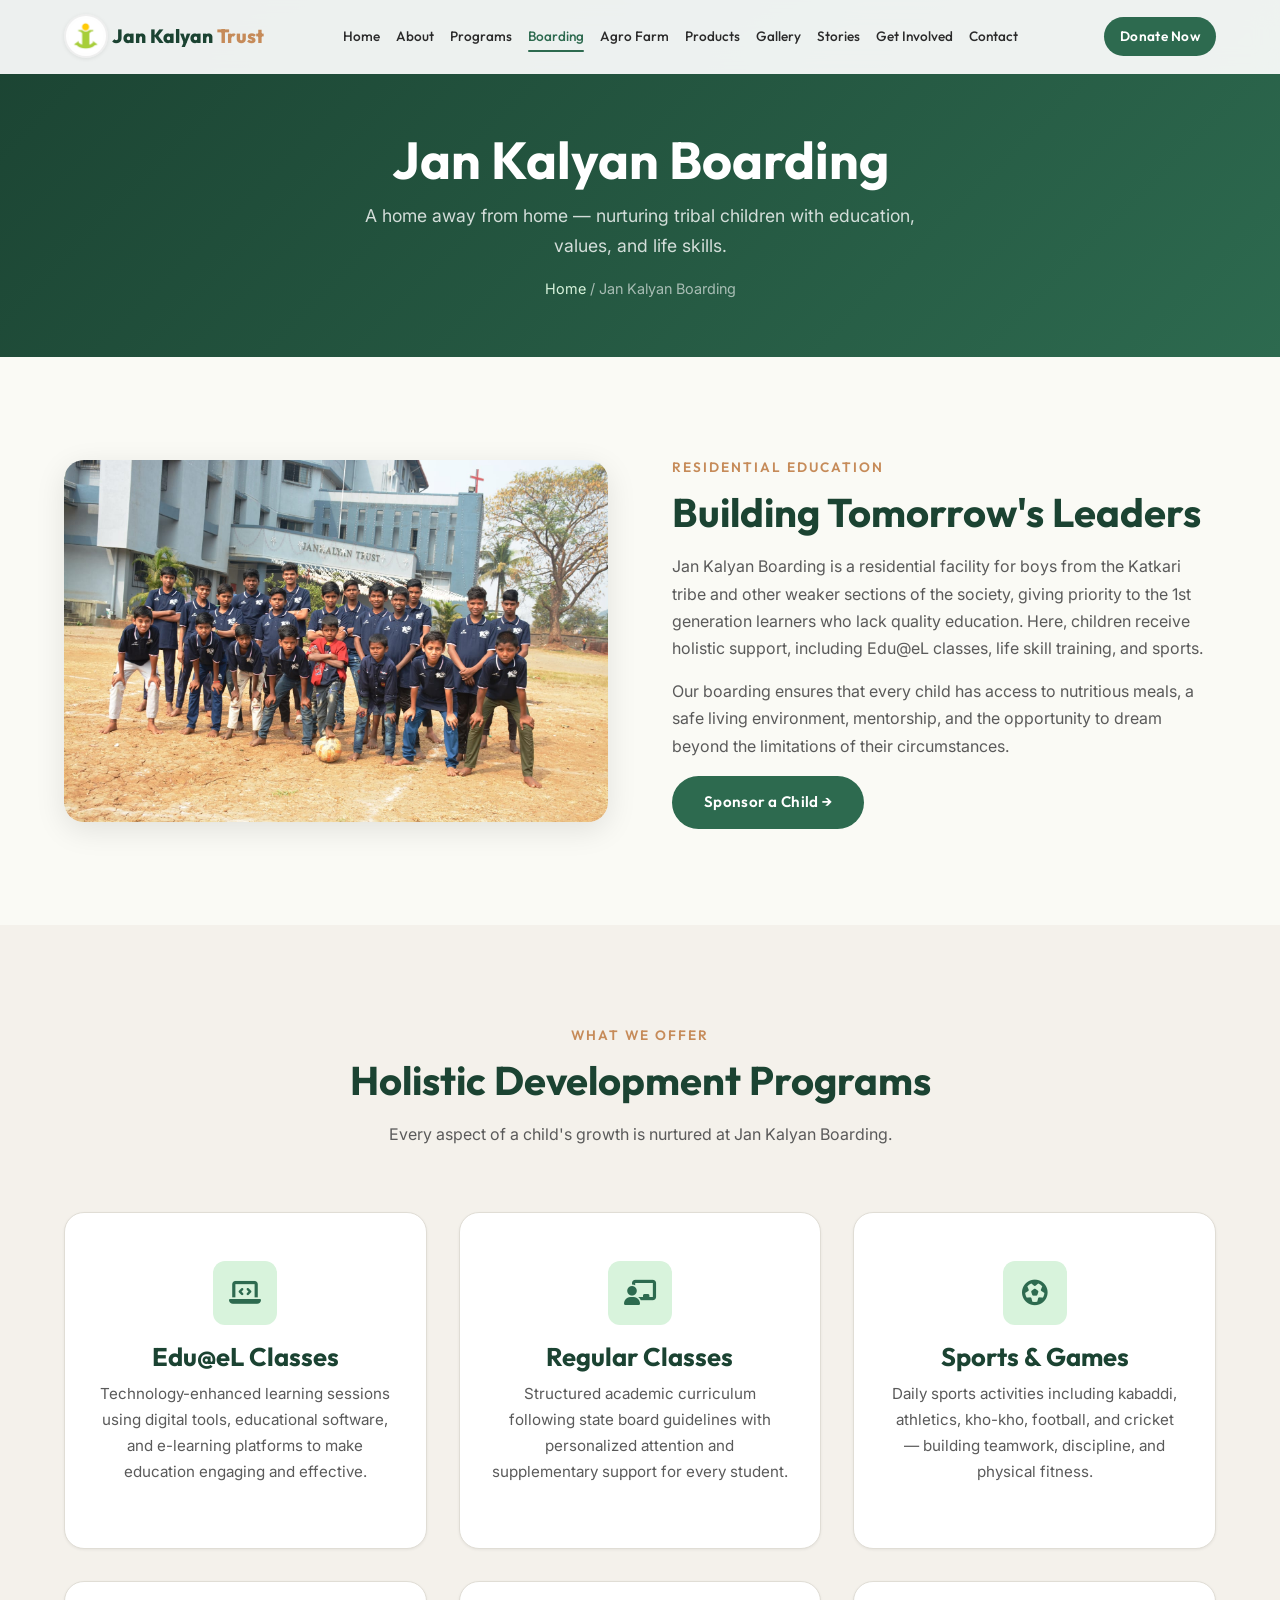
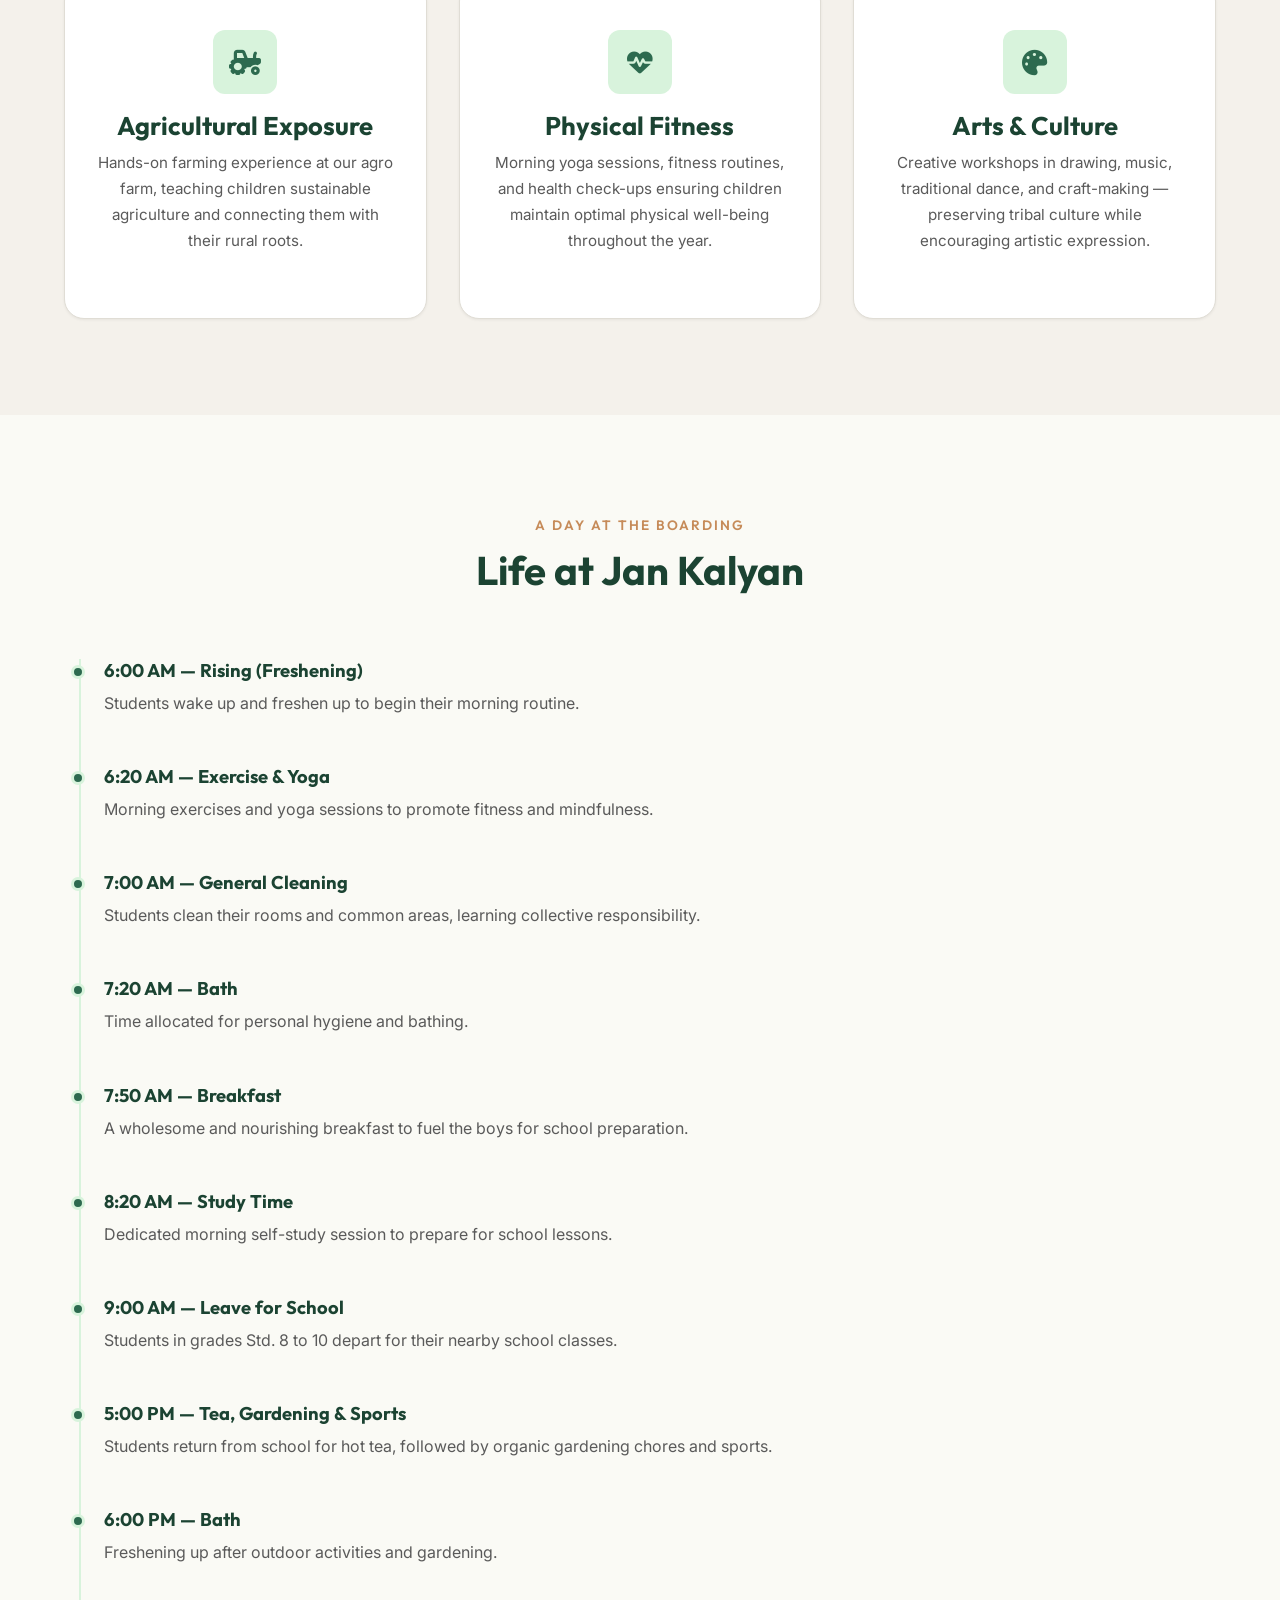
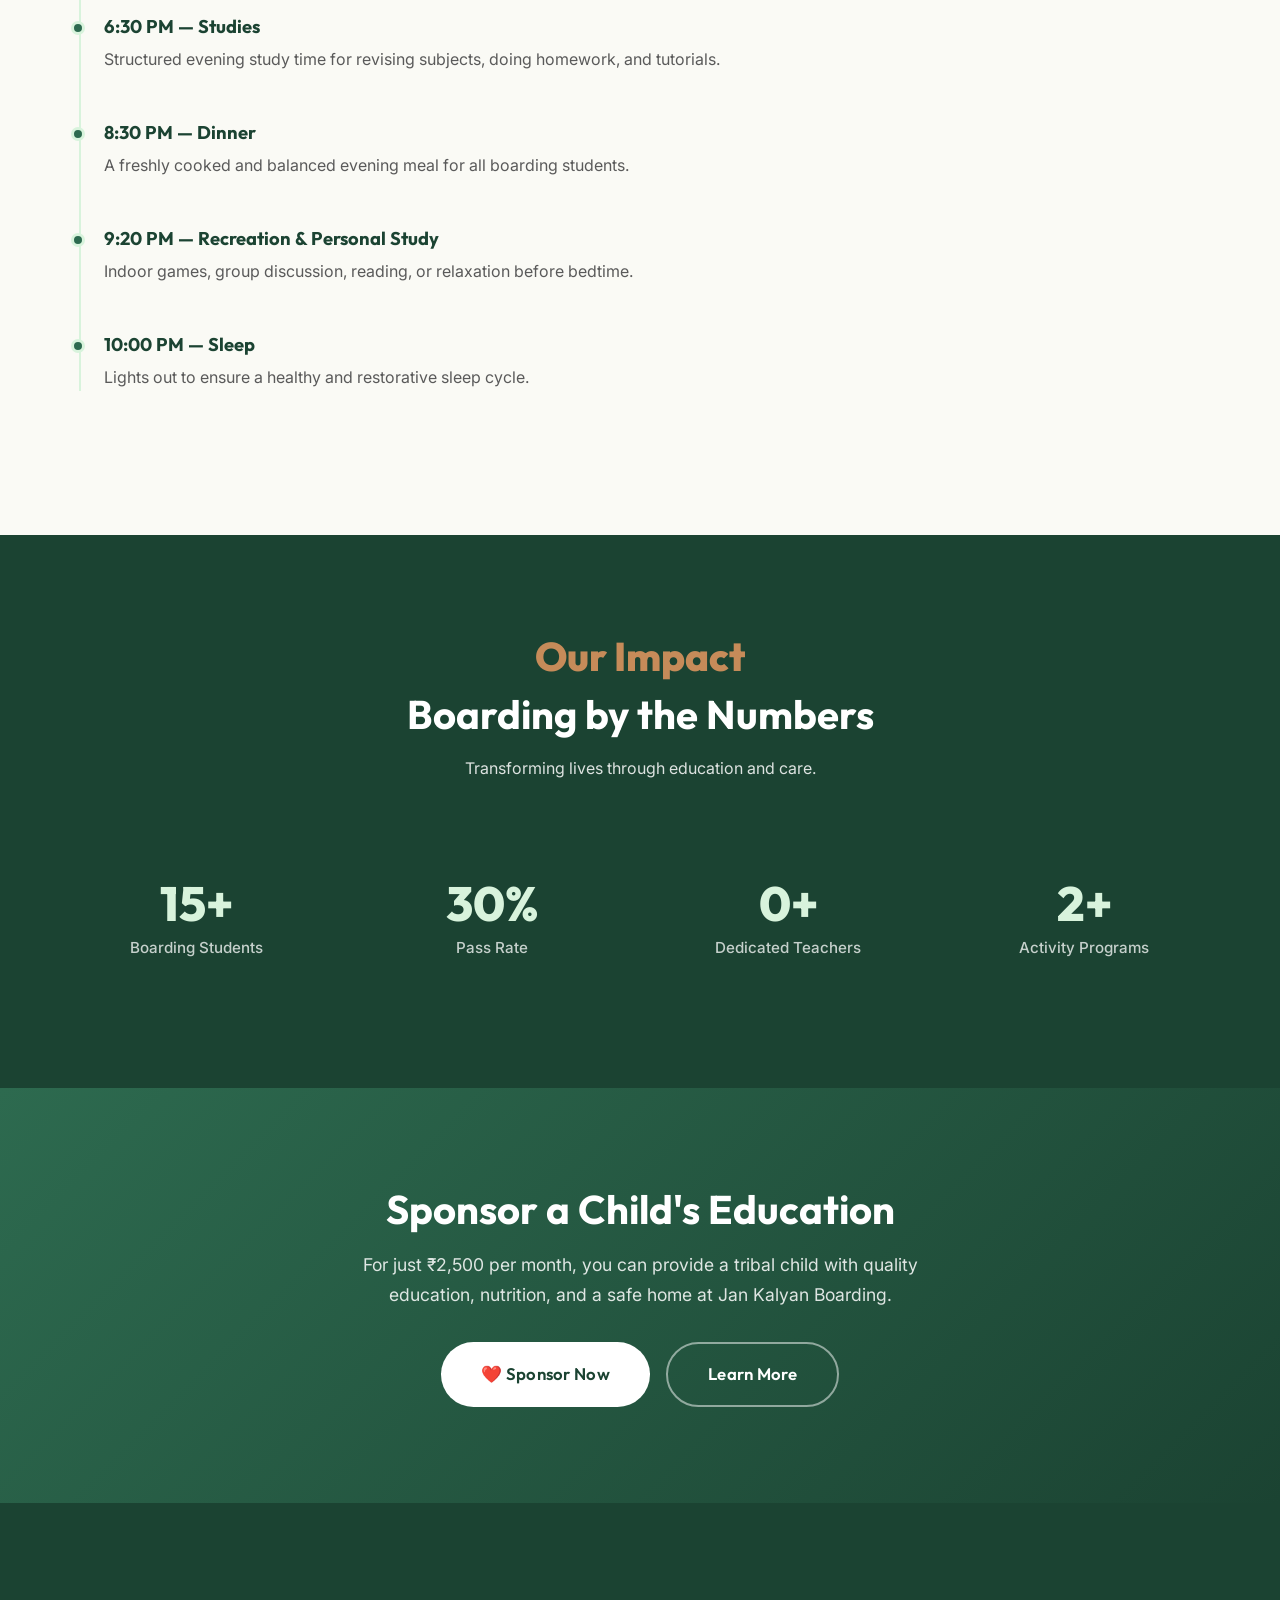
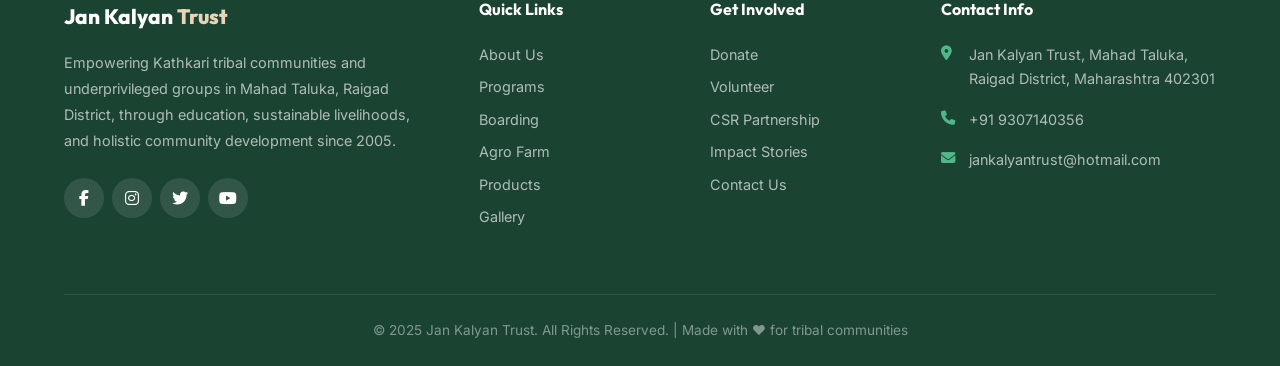
<file: boarding.html>
﻿<!DOCTYPE html>
<html lang="en">

<head>
  <meta charset="UTF-8">
  <meta name="viewport" content="width=device-width, initial-scale=1.0">
  <meta name="description"
    content="Jan Kalyan Boarding provides tribal children with quality residential education, sports, agricultural exposure, and holistic development.">
  <title>Jan Kalyan Boarding | Jan Kalyan Trust</title>
  <link rel="stylesheet" href="css/style.css">
  <link rel="stylesheet" href="https://cdnjs.cloudflare.com/ajax/libs/font-awesome/6.5.0/css/all.min.css">
</head>

<body>

  <!-- Navbar -->
  <nav class="navbar" id="navbar">
    <div class="container navbar__inner">
      <a href="index.html" class="navbar__logo"><img src="Res/Trust Logo white bg.PNG" alt="Jan Kalyan Trust" class="navbar__logo-img">Jan Kalyan <span>Trust</span></a>
      <div class="navbar__links">
        <a href="index.html">Home</a><a href="about.html">About</a><a href="programs.html">Programs</a>
        <a href="boarding.html">Boarding</a><a href="agrofarm.html">Agro Farm</a><a href="products.html">Products</a>
        <a href="gallery.html">Gallery</a><a href="stories.html">Stories</a><a href="getinvolved.html">Get Involved</a>
        <a href="contact.html">Contact</a>
      </div>
      <a href="getinvolved.html" class="btn btn--primary btn--sm navbar__cta">Donate Now</a>
      <div class="hamburger" aria-label="Menu"><span></span><span></span><span></span></div>
    </div>
  </nav>
  <div class="mobile-overlay"></div>
  <div class="mobile-nav">
    <a href="index.html">Home</a><a href="about.html">About</a><a href="programs.html">Programs</a>
    <a href="boarding.html">Boarding</a><a href="agrofarm.html">Agro Farm</a><a href="products.html">Products</a>
    <a href="gallery.html">Gallery</a><a href="stories.html">Stories</a><a href="getinvolved.html">Get Involved</a>
    <a href="contact.html">Contact</a>
    <a href="getinvolved.html" class="btn btn--primary" style="margin-top:0.5rem;">Donate Now</a>
  </div>

  <!-- Page Header -->
  <section class="page-header">
    <div class="container">
      <h1>Jan Kalyan Boarding</h1>
      <p>A home away from home — nurturing tribal children with education, values, and life skills.</p>
      <div class="breadcrumb"><a href="index.html">Home</a> / Jan Kalyan Boarding</div>
    </div>
  </section>

  <!-- Overview -->
  <section class="section">
    <div class="container two-col reveal">
      <div class="two-col__img">
        <img src="./Res/Jan Kalyan hostel/3.jpeg" alt="Boarding school students">
      </div>
      <div class="two-col__content">
        <span class="section-label">Residential Education</span>
        <h2>Building Tomorrow's Leaders</h2>
        <p>
          Jan Kalyan Boarding is a residential facility for boys from the Katkari tribe and other weaker sections of the society, giving priority to the 1st generation learners who lack quality education. Here, children receive holistic support, including Edu@eL classes, life skill training, and sports.
        </p>
        <p>
          Our boarding ensures that every child has access to nutritious meals, a safe living environment,
          mentorship, and the opportunity to dream beyond the limitations of their circumstances.
        </p>
        <a href="getinvolved.html" class="btn btn--primary">Sponsor a Child →</a>
      </div>
    </div>
  </section>

  <!-- Programs at the Boarding -->
  <section class="section section--alt">
    <div class="container">
      <div class="section-header reveal">
        <span class="section-label">What We Offer</span>
        <h2>Holistic Development Programs</h2>
        <p>Every aspect of a child's growth is nurtured at Jan Kalyan Boarding.</p>
      </div>
      <div class="grid-3 reveal">
        <div class="card initiative-card">
          <div class="card__icon"><i class="fas fa-laptop-code"></i></div>
          <h3 class="card__title">Edu@eL Classes</h3>
          <p class="card__text">Technology-enhanced learning sessions using digital tools, educational software, and
            e-learning platforms to make education engaging and effective.</p>
        </div>
        <div class="card initiative-card">
          <div class="card__icon"><i class="fas fa-chalkboard-teacher"></i></div>
          <h3 class="card__title">Regular Classes</h3>
          <p class="card__text">Structured academic curriculum following state board guidelines with personalized
            attention and supplementary support for every student.</p>
        </div>
        <div class="card initiative-card">
          <div class="card__icon"><i class="fas fa-futbol"></i></div>
          <h3 class="card__title">Sports & Games</h3>
          <p class="card__text">Daily sports activities including kabaddi, athletics, kho-kho, football, and cricket —
            building teamwork, discipline, and physical fitness.</p>
        </div>
        <div class="card initiative-card">
          <div class="card__icon"><i class="fas fa-tractor"></i></div>
          <h3 class="card__title">Agricultural Exposure</h3>
          <p class="card__text">Hands-on farming experience at our agro farm, teaching children sustainable agriculture
            and connecting them with their rural roots.</p>
        </div>
        <div class="card initiative-card">
          <div class="card__icon"><i class="fas fa-heartbeat"></i></div>
          <h3 class="card__title">Physical Fitness</h3>
          <p class="card__text">Morning yoga sessions, fitness routines, and health check-ups ensuring children maintain
            optimal physical well-being throughout the year.</p>
        </div>
        <div class="card initiative-card">
          <div class="card__icon"><i class="fas fa-palette"></i></div>
          <h3 class="card__title">Arts & Culture</h3>
          <p class="card__text">Creative workshops in drawing, music, traditional dance, and craft-making — preserving
            tribal culture while encouraging artistic expression.</p>
        </div>
      </div>
    </div>
  </section>

  <!-- Daily Life -->
  <section class="section">
    <div class="container">
      <div class="section-header reveal">
        <span class="section-label">A Day at the Boarding</span>
        <h2>Life at Jan Kalyan</h2>
      </div>
      <div class="container--narrow">
        <div class="timeline reveal">
          <div class="timeline__item">
            <h4 class="timeline__title">6:00 AM — Rising (Freshening)</h4>
            <p>Students wake up and freshen up to begin their morning routine.</p>
          </div>
          <div class="timeline__item">
            <h4 class="timeline__title">6:20 AM — Exercise & Yoga</h4>
            <p>Morning exercises and yoga sessions to promote fitness and mindfulness.</p>
          </div>
          <div class="timeline__item">
            <h4 class="timeline__title">7:00 AM — General Cleaning</h4>
            <p>Students clean their rooms and common areas, learning collective responsibility.</p>
          </div>
          <div class="timeline__item">
            <h4 class="timeline__title">7:20 AM — Bath</h4>
            <p>Time allocated for personal hygiene and bathing.</p>
          </div>
          <div class="timeline__item">
            <h4 class="timeline__title">7:50 AM — Breakfast</h4>
            <p>A wholesome and nourishing breakfast to fuel the boys for school preparation.</p>
          </div>
          <div class="timeline__item">
            <h4 class="timeline__title">8:20 AM — Study Time</h4>
            <p>Dedicated morning self-study session to prepare for school lessons.</p>
          </div>
          <div class="timeline__item">
            <h4 class="timeline__title">9:00 AM — Leave for School</h4>
            <p>Students in grades Std. 8 to 10 depart for their nearby school classes.</p>
          </div>
          <div class="timeline__item">
            <h4 class="timeline__title">5:00 PM — Tea, Gardening & Sports</h4>
            <p>Students return from school for hot tea, followed by organic gardening chores and sports.</p>
          </div>
          <div class="timeline__item">
            <h4 class="timeline__title">6:00 PM — Bath</h4>
            <p>Freshening up after outdoor activities and gardening.</p>
          </div>
          <div class="timeline__item">
            <h4 class="timeline__title">6:30 PM — Studies</h4>
            <p>Structured evening study time for revising subjects, doing homework, and tutorials.</p>
          </div>
          <div class="timeline__item">
            <h4 class="timeline__title">8:30 PM — Dinner</h4>
            <p>A freshly cooked and balanced evening meal for all boarding students.</p>
          </div>
          <div class="timeline__item">
            <h4 class="timeline__title">9:20 PM — Recreation & Personal Study</h4>
            <p>Indoor games, group discussion, reading, or relaxation before bedtime.</p>
          </div>
          <div class="timeline__item">
            <h4 class="timeline__title">10:00 PM — Sleep</h4>
            <p>Lights out to ensure a healthy and restorative sleep cycle.</p>
          </div>
        </div>
      </div>
    </div>
  </section>

  <!-- Impact Stats -->
  <section class="section section--green">
    <div class="container">
      <div class="section-header reveal">
        <h1 class="stats-header">Our Impact</h1>
        <h2>Boarding by the Numbers</h2>
        <p>Transforming lives through education and care.</p>
      </div>
      <div class="stats reveal">
        <div class="stat">
          <div class="stat__number" data-count="50" data-suffix="+">0</div>
          <div class="stat__label">Boarding Students</div>
        </div>
        <div class="stat">
          <div class="stat__number" data-count="100" data-suffix="%">0</div>
          <div class="stat__label">Pass Rate</div>
        </div>
        <div class="stat">
          <div class="stat__number" data-count="3" data-suffix="+">0</div>
          <div class="stat__label">Dedicated Teachers</div>
        </div>
        <div class="stat">
          <div class="stat__number" data-count="10" data-suffix="+">0</div>
          <div class="stat__label">Activity Programs</div>
        </div>
      </div>
    </div>
  </section>

  <!-- CTA -->
  <section class="cta-banner">
    <div class="container reveal">
      <h2>Sponsor a Child's Education</h2>
      <p>For just ₹2,500 per month, you can provide a tribal child with quality education, nutrition, and a safe home at
        Jan Kalyan Boarding.</p>
      <div class="cta-banner__actions">
        <a href="getinvolved.html" class="btn btn--white btn--lg">❤️ Sponsor Now</a>
        <a href="contact.html" class="btn btn--outline btn--lg"
          style="border-color:rgba(255,255,255,0.5);color:#fff;">Learn More</a>
      </div>
    </div>
  </section>

  <!-- Footer -->
  <footer class="footer">
    <div class="container">
      <div class="footer__grid">
        <div>
          <div class="footer__brand">Jan Kalyan <span>Trust</span></div>
          <p class="footer__desc">Empowering Kathkari tribal communities and underprivileged groups in Mahad Taluka,
            Raigad District, through education, sustainable livelihoods, and holistic community development since 2005.
          </p>
          <div class="footer__social">
            <a href="#" aria-label="Facebook"><i class="fab fa-facebook-f"></i></a><a href="#" aria-label="Instagram"><i
                class="fab fa-instagram"></i></a>
            <a href="#" aria-label="Twitter"><i class="fab fa-twitter"></i></a><a href="#" aria-label="YouTube"><i
                class="fab fa-youtube"></i></a>
          </div>
        </div>
        <div>
          <h4>Quick Links</h4>
          <div class="footer__links"><a href="about.html">About Us</a><a href="programs.html">Programs</a><a
              href="boarding.html">Boarding</a><a href="agrofarm.html">Agro Farm</a><a
              href="products.html">Products</a><a href="gallery.html">Gallery</a></div>
        </div>
        <div>
          <h4>Get Involved</h4>
          <div class="footer__links"><a href="getinvolved.html">Donate</a><a
              href="getinvolved.html#volunteer">Volunteer</a><a href="getinvolved.html#csr">CSR Partnership</a><a
              href="stories.html">Impact Stories</a><a href="contact.html">Contact Us</a></div>
        </div>
        <div>
          <h4>Contact Info</h4>
          <div class="footer__contact-item"><i class="fas fa-map-marker-alt"></i><span>Jan Kalyan Trust, Mahad Taluka,
              Raigad District, Maharashtra 402301</span></div>
          <div class="footer__contact-item"><i class="fas fa-phone"></i><span>+91 9307140356</span></div>
          <div class="footer__contact-item"><i class="fas fa-envelope"></i><span>jankalyantrust@hotmail.com</span></div>
        </div>
      </div>
      <div class="footer__bottom">&copy; 2025 Jan Kalyan Trust. All Rights Reserved. | Made with ❤️ for tribal
        communities</div>
    </div>
  </footer>

  <button class="back-to-top" aria-label="Back to top"><i class="fas fa-arrow-up"></i></button>
  <script src="js/main.js"></script>
</body>

</html>
</file>
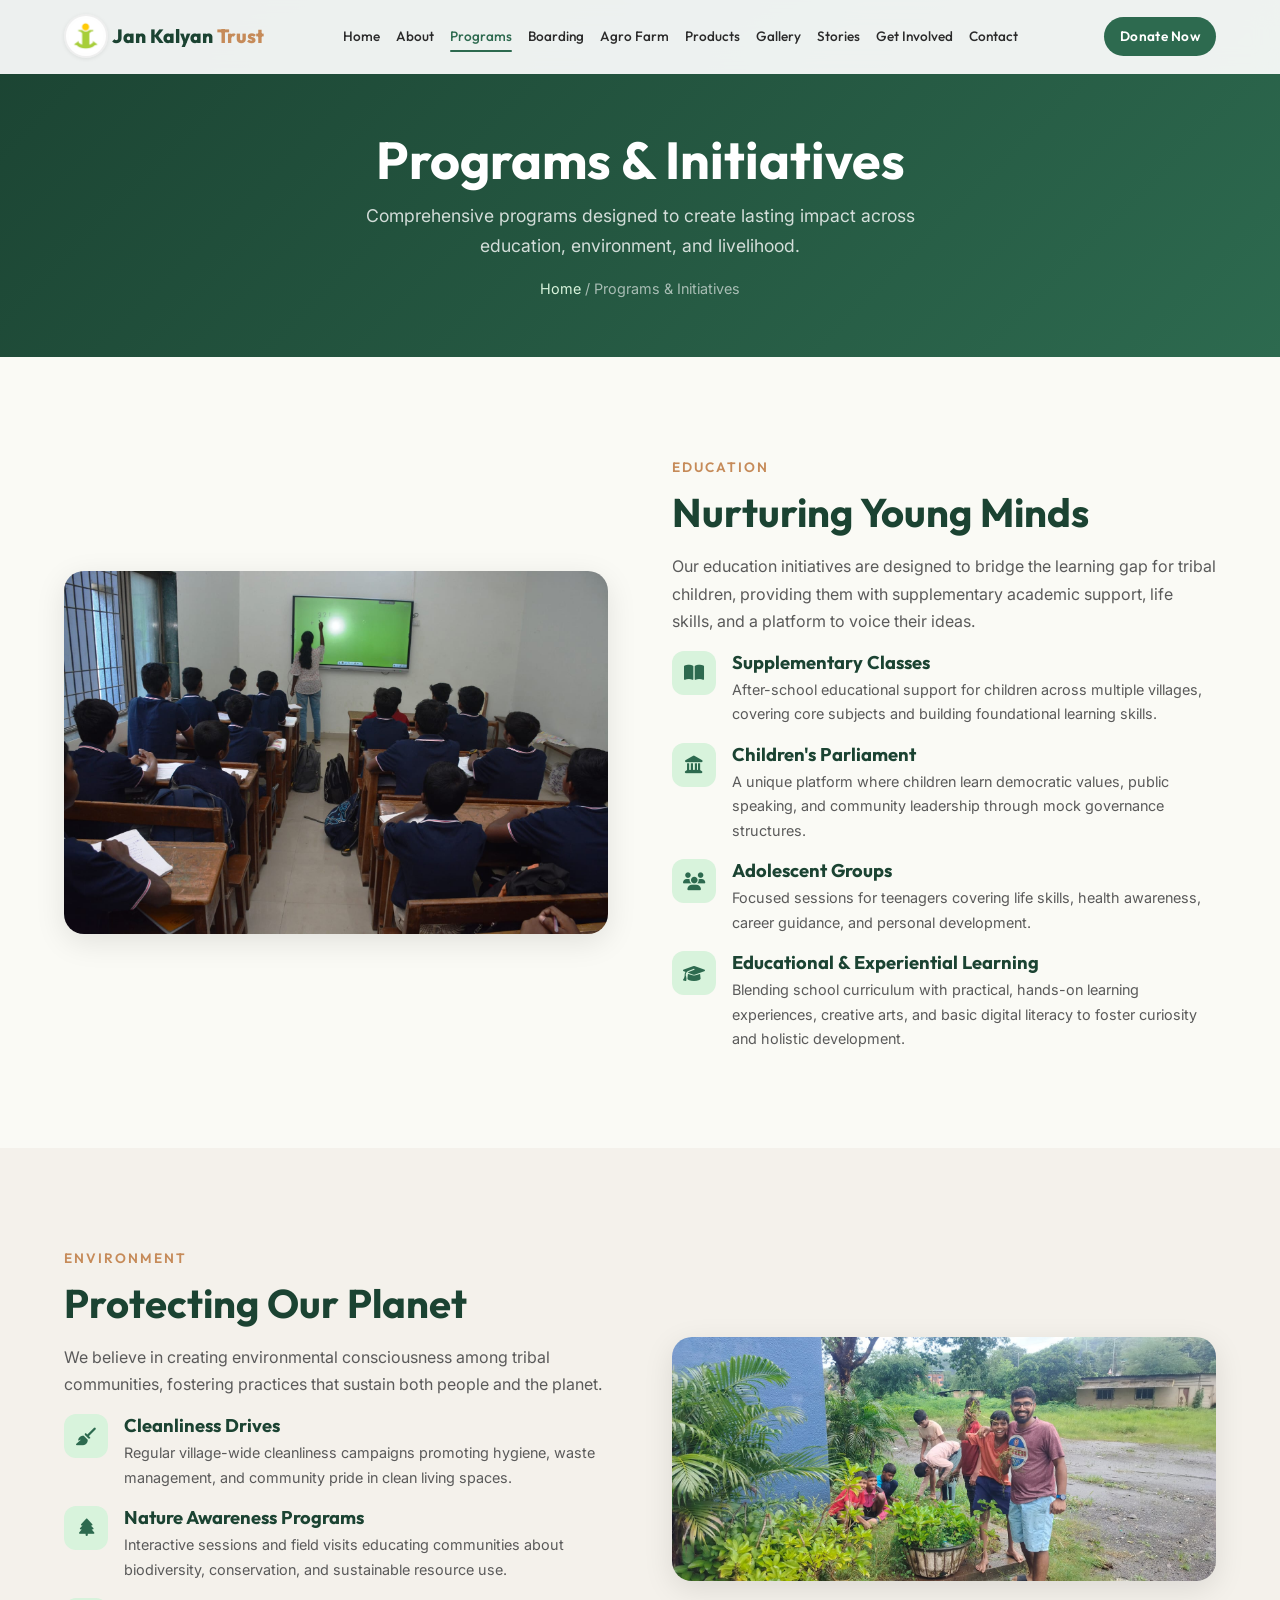
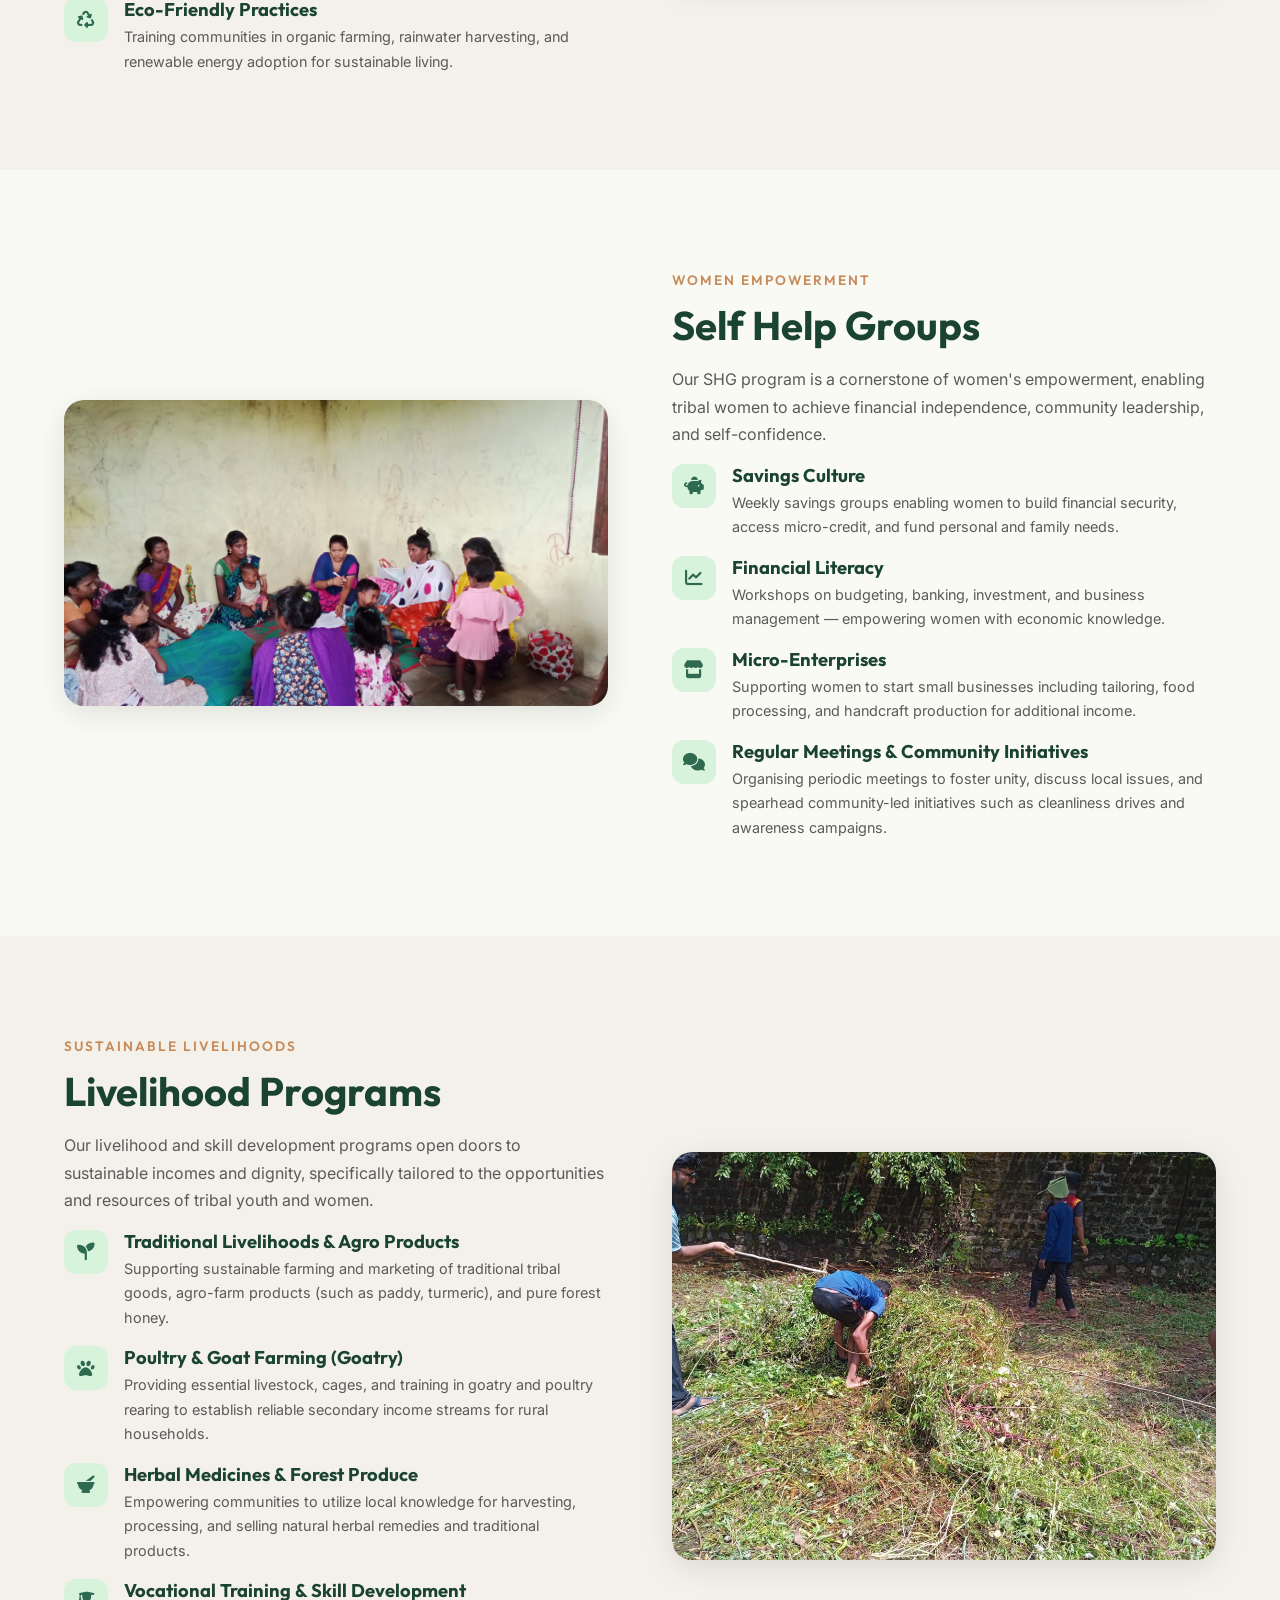
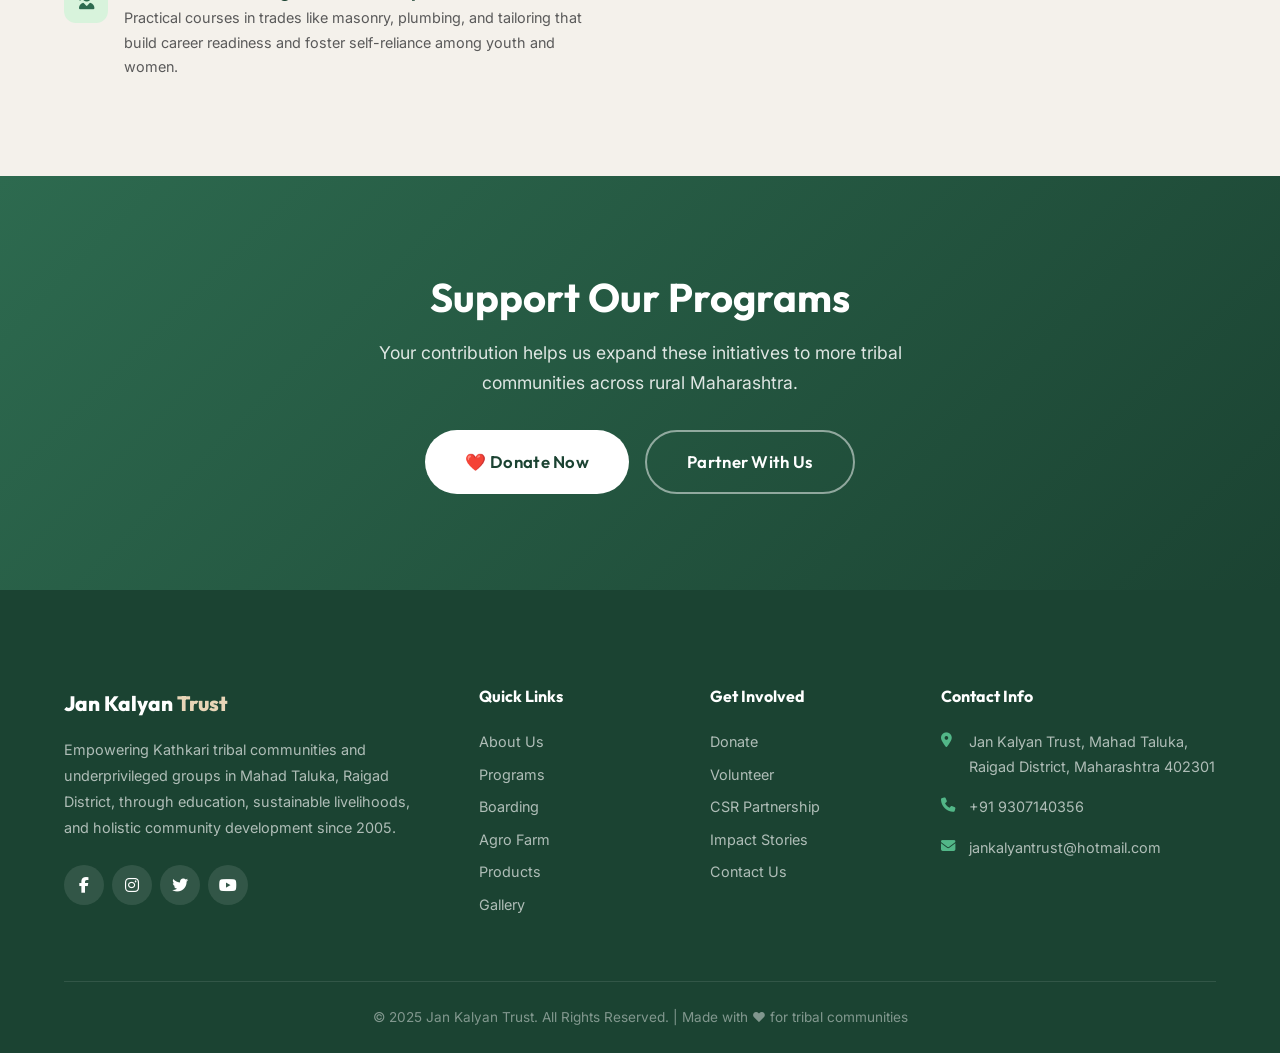
<file: programs.html>
﻿<!DOCTYPE html>
<html lang="en">

<head>
  <meta charset="UTF-8">
  <meta name="viewport" content="width=device-width, initial-scale=1.0">
  <meta name="description"
    content="Explore Jan Kalyan Trust's programs in education, environment, self help groups, and livelihood development for tribal communities.">
  <title>Programs & Initiatives | Jan Kalyan Trust</title>
  <link rel="stylesheet" href="css/style.css">
  <link rel="stylesheet" href="https://cdnjs.cloudflare.com/ajax/libs/font-awesome/6.5.0/css/all.min.css">
</head>

<body>

  <!-- Navbar -->
  <nav class="navbar" id="navbar">
    <div class="container navbar__inner">
      <a href="index.html" class="navbar__logo"><img src="Res/Trust Logo white bg.PNG" alt="Jan Kalyan Trust" class="navbar__logo-img">Jan Kalyan <span>Trust</span></a>
      <div class="navbar__links">
        <a href="index.html">Home</a><a href="about.html">About</a><a href="programs.html">Programs</a>
        <a href="boarding.html">Boarding</a><a href="agrofarm.html">Agro Farm</a><a href="products.html">Products</a>
        <a href="gallery.html">Gallery</a><a href="stories.html">Stories</a><a href="getinvolved.html">Get Involved</a>
        <a href="contact.html">Contact</a>
      </div>
      <a href="getinvolved.html" class="btn btn--primary btn--sm navbar__cta">Donate Now</a>
      <div class="hamburger" aria-label="Menu"><span></span><span></span><span></span></div>
    </div>
  </nav>
  <div class="mobile-overlay"></div>
  <div class="mobile-nav">
    <a href="index.html">Home</a><a href="about.html">About</a><a href="programs.html">Programs</a>
    <a href="boarding.html">Boarding</a><a href="agrofarm.html">Agro Farm</a><a href="products.html">Products</a>
    <a href="gallery.html">Gallery</a><a href="stories.html">Stories</a><a href="getinvolved.html">Get Involved</a>
    <a href="contact.html">Contact</a>
    <a href="getinvolved.html" class="btn btn--primary" style="margin-top:0.5rem;">Donate Now</a>
  </div>

  <!-- Page Header -->
  <section class="page-header">
    <div class="container">
      <h1>Programs & Initiatives</h1>
      <p>Comprehensive programs designed to create lasting impact across education, environment, and livelihood.</p>
      <div class="breadcrumb"><a href="index.html">Home</a> / Programs & Initiatives</div>
    </div>
  </section>

  <!-- Education -->
  <section class="section" id="education">
    <div class="container two-col reveal">
      <div class="two-col__img">
        <img src="./Res/Jan Kalyan hostel/2.jpeg" alt="Education programs">
      </div>
      <div class="two-col__content">
        <span class="section-label">Education</span>
        <h2>Nurturing Young Minds</h2>
        <p>Our education initiatives are designed to bridge the learning gap for tribal children, providing them with
          supplementary academic support, life skills, and a platform to voice their ideas.</p>
        <div class="feature-list">
          <div class="feature-list__item">
            <div class="feature-list__icon"><i class="fas fa-book-open"></i></div>
            <div class="feature-list__text">
              <h4>Supplementary Classes</h4>
              <p>After-school educational support for children across multiple villages, covering core subjects and
                building foundational learning skills.</p>
            </div>
          </div>
          <div class="feature-list__item">
            <div class="feature-list__icon"><i class="fas fa-landmark"></i></div>
            <div class="feature-list__text">
              <h4>Children's Parliament</h4>
              <p>A unique platform where children learn democratic values, public speaking, and community leadership
                through mock governance structures.</p>
            </div>
          </div>
          <div class="feature-list__item">
            <div class="feature-list__icon"><i class="fas fa-users"></i></div>
            <div class="feature-list__text">
              <h4>Adolescent Groups</h4>
              <p>Focused sessions for teenagers covering life skills, health awareness, career guidance, and personal
                development.</p>
            </div>
          </div>
          <div class="feature-list__item">
            <div class="feature-list__icon"><i class="fas fa-graduation-cap"></i></div>
            <div class="feature-list__text">
              <h4>Educational & Experiential Learning</h4>
              <p>Blending school curriculum with practical, hands-on learning experiences, creative arts, and basic digital literacy to foster curiosity and holistic development.</p>
            </div>
          </div>
        </div>
      </div>
    </div>
  </section>

  <!-- Environment -->
  <section class="section section--alt" id="environment">
    <div class="container two-col two-col--reverse reveal">
      <div class="two-col__img">
        <img src="./Res/Jan Kalyan hostel/6.jpeg" alt="Environment activities">
      </div>
      <div class="two-col__content">
        <span class="section-label">Environment</span>
        <h2>Protecting Our Planet</h2>
        <p>We believe in creating environmental consciousness among tribal communities, fostering practices that sustain
          both people and the planet.</p>
        <div class="feature-list">
          <div class="feature-list__item">
            <div class="feature-list__icon"><i class="fas fa-broom"></i></div>
            <div class="feature-list__text">
              <h4>Cleanliness Drives</h4>
              <p>Regular village-wide cleanliness campaigns promoting hygiene, waste management, and community pride in
                clean living spaces.</p>
            </div>
          </div>
          <div class="feature-list__item">
            <div class="feature-list__icon"><i class="fas fa-tree"></i></div>
            <div class="feature-list__text">
              <h4>Nature Awareness Programs</h4>
              <p>Interactive sessions and field visits educating communities about biodiversity, conservation, and
                sustainable resource use.</p>
            </div>
          </div>
          <div class="feature-list__item">
            <div class="feature-list__icon"><i class="fas fa-recycle"></i></div>
            <div class="feature-list__text">
              <h4>Eco-Friendly Practices</h4>
              <p>Training communities in organic farming, rainwater harvesting, and renewable energy adoption for
                sustainable living.</p>
            </div>
          </div>
        </div>
      </div>
    </div>
  </section>

  <!-- Self Help Groups -->
  <section class="section" id="shg">
    <div class="container two-col reveal">
      <div class="two-col__img">
        <img src="./Res/Jan Kalyan social out reach/6.jpeg" alt="Self Help Groups">
      </div>
      <div class="two-col__content">
        <span class="section-label">Women Empowerment</span>
        <h2>Self Help Groups</h2>
        <p>Our SHG program is a cornerstone of women's empowerment, enabling tribal women to achieve financial
          independence, community leadership, and self-confidence.</p>
        <div class="feature-list">
          <div class="feature-list__item">
            <div class="feature-list__icon"><i class="fas fa-piggy-bank"></i></div>
            <div class="feature-list__text">
              <h4>Savings Culture</h4>
              <p>Weekly savings groups enabling women to build financial security, access micro-credit, and fund
                personal and family needs.</p>
            </div>
          </div>
          <div class="feature-list__item">
            <div class="feature-list__icon"><i class="fas fa-chart-line"></i></div>
            <div class="feature-list__text">
              <h4>Financial Literacy</h4>
              <p>Workshops on budgeting, banking, investment, and business management — empowering women with economic
                knowledge.</p>
            </div>
          </div>
          <div class="feature-list__item">
            <div class="feature-list__icon"><i class="fas fa-store"></i></div>
            <div class="feature-list__text">
              <h4>Micro-Enterprises</h4>
              <p>Supporting women to start small businesses including tailoring, food processing, and handcraft
                production for additional income.</p>
            </div>
          </div>
          <div class="feature-list__item">
            <div class="feature-list__icon"><i class="fas fa-comments"></i></div>
            <div class="feature-list__text">
              <h4>Regular Meetings & Community Initiatives</h4>
              <p>Organising periodic meetings to foster unity, discuss local issues, and spearhead community-led initiatives such as cleanliness drives and awareness campaigns.</p>
            </div>
          </div>
        </div>
      </div>
    </div>
  </section>

  <!-- Livelihood -->
  <section class="section section--alt" id="livelihood">
    <div class="container two-col two-col--reverse reveal">
      <div class="two-col__img">
        <img src="./Res/Jan Kalyan hostel/11.jpeg" alt="Livelihood training">
      </div>
      <div class="two-col__content">
        <span class="section-label">Sustainable Livelihoods</span>
        <h2>Livelihood Programs</h2>
        <p>Our livelihood and skill development programs open doors to sustainable incomes and dignity, specifically tailored to the opportunities and resources of tribal youth and women.</p>
        <div class="feature-list">
          <div class="feature-list__item">
            <div class="feature-list__icon"><i class="fas fa-seedling"></i></div>
            <div class="feature-list__text">
              <h4>Traditional Livelihoods & Agro Products</h4>
              <p>Supporting sustainable farming and marketing of traditional tribal goods, agro-farm products (such as paddy, turmeric), and pure forest honey.</p>
            </div>
          </div>
          <div class="feature-list__item">
            <div class="feature-list__icon"><i class="fas fa-paw"></i></div>
            <div class="feature-list__text">
              <h4>Poultry & Goat Farming (Goatry)</h4>
              <p>Providing essential livestock, cages, and training in goatry and poultry rearing to establish reliable secondary income streams for rural households.</p>
            </div>
          </div>
          <div class="feature-list__item">
            <div class="feature-list__icon"><i class="fas fa-mortar-pestle"></i></div>
            <div class="feature-list__text">
              <h4>Herbal Medicines & Forest Produce</h4>
              <p>Empowering communities to utilize local knowledge for harvesting, processing, and selling natural herbal remedies and traditional products.</p>
            </div>
          </div>
          <div class="feature-list__item">
            <div class="feature-list__icon"><i class="fas fa-user-graduate"></i></div>
            <div class="feature-list__text">
              <h4>Vocational Training & Skill Development</h4>
              <p>Practical courses in trades like masonry, plumbing, and tailoring that build career readiness and foster self-reliance among youth and women.</p>
            </div>
          </div>
        </div>
      </div>
    </div>
  </section>

  <!-- CTA -->
  <section class="cta-banner">
    <div class="container reveal">
      <h2>Support Our Programs</h2>
      <p>Your contribution helps us expand these initiatives to more tribal communities across rural Maharashtra.</p>
      <div class="cta-banner__actions">
        <a href="getinvolved.html" class="btn btn--white btn--lg">❤️ Donate Now</a>
        <a href="contact.html" class="btn btn--outline btn--lg"
          style="border-color:rgba(255,255,255,0.5);color:#fff;">Partner With Us</a>
      </div>
    </div>
  </section>

  <!-- Footer -->
  <footer class="footer">
    <div class="container">
      <div class="footer__grid">
        <div>
          <div class="footer__brand">Jan Kalyan <span>Trust</span></div>
          <p class="footer__desc">Empowering Kathkari tribal communities and underprivileged groups in Mahad Taluka,
            Raigad District, through education, sustainable livelihoods, and holistic community development since 2005.
          </p>
          <div class="footer__social">
            <a href="#" aria-label="Facebook"><i class="fab fa-facebook-f"></i></a>
            <a href="#" aria-label="Instagram"><i class="fab fa-instagram"></i></a>
            <a href="#" aria-label="Twitter"><i class="fab fa-twitter"></i></a>
            <a href="#" aria-label="YouTube"><i class="fab fa-youtube"></i></a>
          </div>
        </div>
        <div>
          <h4>Quick Links</h4>
          <div class="footer__links"><a href="about.html">About Us</a><a href="programs.html">Programs</a><a
              href="boarding.html">Boarding</a><a href="agrofarm.html">Agro Farm</a><a
              href="products.html">Products</a><a href="gallery.html">Gallery</a></div>
        </div>
        <div>
          <h4>Get Involved</h4>
          <div class="footer__links"><a href="getinvolved.html">Donate</a><a
              href="getinvolved.html#volunteer">Volunteer</a><a href="getinvolved.html#csr">CSR Partnership</a><a
              href="stories.html">Impact Stories</a><a href="contact.html">Contact Us</a></div>
        </div>
        <div>
          <h4>Contact Info</h4>
          <div class="footer__contact-item"><i class="fas fa-map-marker-alt"></i><span>Jan Kalyan Trust, Mahad Taluka,
              Raigad District, Maharashtra 402301</span></div>
          <div class="footer__contact-item"><i class="fas fa-phone"></i><span>+91 9307140356</span></div>
          <div class="footer__contact-item"><i class="fas fa-envelope"></i><span>jankalyantrust@hotmail.com</span></div>
        </div>
      </div>
      <div class="footer__bottom">&copy; 2025 Jan Kalyan Trust. All Rights Reserved. | Made with ❤️ for tribal
        communities</div>
    </div>
  </footer>

  <button class="back-to-top" aria-label="Back to top"><i class="fas fa-arrow-up"></i></button>
  <script src="js/main.js"></script>
</body>

</html>
</file>
<file: css/style.css>
/* ============================================
   Jan Kalyan Trust — Design System
   ============================================ */

/* ---------- Google Fonts ---------- */
@import url('https://fonts.googleapis.com/css2?family=Outfit:wght@300;400;500;600;700;800&family=Inter:wght@300;400;500;600;700&display=swap');

/* ---------- CSS Custom Properties ---------- */
:root {
  /* Primary palette */
  --clr-primary: #2D6A4F;
  --clr-primary-dark: #1B4332;
  --clr-primary-light: #52B788;
  --clr-primary-pale: #D8F3DC;

  /* Accent / warm tones */
  --clr-accent: #C68B59;
  --clr-accent-light: #E8D5B7;
  --clr-accent-dark: #8B5E3C;

  /* Neutrals */
  --clr-white: #FFFFFF;
  --clr-bg: #FAFAF5;
  --clr-bg-alt: #F4F1EB;
  --clr-text: #2B2B2B;
  --clr-text-light: #5A5A5A;
  --clr-text-muted: #8A8A8A;
  --clr-border: #E0DDD5;

  /* Semantic */
  --clr-success: #40916C;
  --clr-danger: #D64045;

  /* Typography */
  --ff-heading: 'Outfit', sans-serif;
  --ff-body: 'Inter', sans-serif;

  /* Spacing */
  --space-xs: 0.25rem;
  --space-sm: 0.5rem;
  --space-md: 1rem;
  --space-lg: 1.5rem;
  --space-xl: 2rem;
  --space-2xl: 3rem;
  --space-3xl: 4rem;
  --space-4xl: 6rem;

  /* Radius */
  --radius-sm: 6px;
  --radius-md: 12px;
  --radius-lg: 20px;
  --radius-full: 50%;

  /* Shadows */
  --shadow-sm: 0 1px 3px rgba(0,0,0,0.06);
  --shadow-md: 0 4px 12px rgba(0,0,0,0.08);
  --shadow-lg: 0 8px 30px rgba(0,0,0,0.10);
  --shadow-xl: 0 16px 48px rgba(0,0,0,0.12);

  /* Transitions */
  --transition: 0.3s ease;
  --transition-slow: 0.5s ease;

  /* Container */
  --container-max: 1200px;
  --container-narrow: 900px;
}

/* ---------- Reset & Base ---------- */
*, *::before, *::after { box-sizing: border-box; margin: 0; padding: 0; }

html {
  scroll-behavior: smooth;
  font-size: 16px;
}

body {
  font-family: var(--ff-body);
  color: var(--clr-text);
  background: var(--clr-bg);
  line-height: 1.7;
  -webkit-font-smoothing: antialiased;
  overflow-x: hidden;
}

img { max-width: 100%; height: auto; display: block; }
a { text-decoration: none; color: inherit; transition: var(--transition); }
ul, ol { list-style: none; }
button { cursor: pointer; border: none; background: none; font-family: inherit; }
input, textarea, select { font-family: inherit; font-size: 1rem; }

/* ---------- Typography ---------- */
h1, h2, h3, h4, h5, h6 {
  font-family: var(--ff-heading);
  font-weight: 700;
  line-height: 1.25;
  color: var(--clr-primary-dark);
}
h1 { font-size: clamp(2rem, 5vw, 3.25rem); }
h2 { font-size: clamp(1.6rem, 4vw, 2.5rem); }
h3 { font-size: clamp(1.2rem, 3vw, 1.6rem); }
h4 { font-size: 1.15rem; }

p { margin-bottom: var(--space-md); color: var(--clr-text-light); }

/* ---------- Utility Classes ---------- */
.container {
  width: 90%;
  max-width: var(--container-max);
  margin: 0 auto;
}


.section {
  padding: var(--space-4xl) 0;
}
.section--alt { background: var(--clr-bg-alt); }
.section--green { background: var(--clr-primary-dark); color: var(--clr-white); }
.section--green h2,
.section--green h3,
.section--green h4 { color: var(--clr-white); }
.section--green p { color: rgba(255,255,255,0.85); }

.section-header {
  text-align: center;
  margin-bottom: var(--space-3xl);
}
.section-header p {
  max-width: 640px;
  margin: var(--space-md) auto 0;
}
.section-label {
  display: inline-block;
  font-family: var(--ff-heading);
  font-weight: 600;
  font-size: 0.85rem;
  letter-spacing: 2px;
  text-transform: uppercase;
  color: var(--clr-accent);
  margin-bottom: var(--space-sm);
}

.stats-header {
  font-family: var(--ff-heading);
  font-weight: 800;
  font-size: clamp(1.8rem, 4vw, 2.5rem);
  color: var(--clr-accent);
  margin-bottom: var(--space-sm);
}

.text-center { text-align: center; }
.text-white { color: var(--clr-white) !important; }
.mb-0 { margin-bottom: 0 !important; }

/* ---------- Buttons ---------- */
.btn {
  display: inline-flex;
  align-items: center;
  gap: var(--space-sm);
  padding: 0.85rem 2rem;
  border-radius: 50px;
  font-family: var(--ff-heading);
  font-weight: 600;
  font-size: 0.95rem;
  letter-spacing: 0.3px;
  transition: var(--transition);
  white-space: nowrap;
}
.btn--primary {
  background: var(--clr-primary);
  color: var(--clr-white);
}
.btn--primary:hover {
  background: var(--clr-primary-dark);
  transform: translateY(-2px);
  box-shadow: var(--shadow-md);
}
.btn--outline {
  border: 2px solid var(--clr-primary);
  color: var(--clr-primary);
  background: transparent;
}
.btn--outline:hover {
  background: var(--clr-primary);
  color: var(--clr-white);
  transform: translateY(-2px);
}
.btn--accent {
  background: var(--clr-accent);
  color: var(--clr-white);
}
.btn--accent:hover {
  background: var(--clr-accent-dark);
  transform: translateY(-2px);
  box-shadow: var(--shadow-md);
}
.btn--white {
  background: var(--clr-white);
  color: var(--clr-primary-dark);
}
.btn--white:hover {
  background: var(--clr-primary-pale);
  transform: translateY(-2px);
}
.btn--sm { padding: 0.6rem 1.4rem; font-size: 0.875rem; }
.btn--lg { padding: 1rem 2.5rem; font-size: 1.05rem; }

/* ---------- Navbar ---------- */
.navbar {
  position: fixed;
  top: 0;
  left: 0;
  width: 100%;
  z-index: 1000;
  background: rgba(255,255,255,0.92);
  backdrop-filter: blur(12px);
  -webkit-backdrop-filter: blur(12px);
  border-bottom: 1px solid transparent;
  transition: var(--transition);
}
.navbar.scrolled {
  border-bottom-color: var(--clr-border);
  box-shadow: var(--shadow-sm);
}
.navbar__inner {
  display: flex;
  align-items: center;
  justify-content: space-between;
  padding: 0.9rem 0;
}
.navbar__logo {
  display: flex;
  align-items: center;
  gap: var(--space-sm);
  font-family: var(--ff-heading);
  font-weight: 800;
  font-size: 1.35rem;
  color: var(--clr-primary-dark);
}
.navbar__logo span { color: var(--clr-accent); }
.navbar__logo-img {
  height: 52px;
  width: 52px;
  display: block;
  object-fit: cover;
  border-radius: 50%;
  background: rgba(255,255,255,0.92);
  border: 2px solid rgba(0,0,0,0.06);
  box-shadow: 0 1px 4px rgba(0,0,0,0.08);
  padding: 2px;
}
.navbar__links {
  display: flex;
  align-items: center;
  gap: var(--space-lg);
}
.navbar__links a {
  font-family: var(--ff-heading);
  font-weight: 500;
  font-size: 0.925rem;
  color: var(--clr-text);
  position: relative;
}
.navbar__links a::after {
  content: '';
  position: absolute;
  bottom: -4px;
  left: 0;
  width: 0;
  height: 2px;
  background: var(--clr-primary);
  border-radius: 2px;
  transition: var(--transition);
}
.navbar__links a:hover,
.navbar__links a.active { color: var(--clr-primary); }
.navbar__links a:hover::after,
.navbar__links a.active::after { width: 100%; }
.navbar__cta { margin-left: var(--space-sm); }

/* Hamburger */
.hamburger {
  display: none;
  flex-direction: column;
  gap: 5px;
  width: 28px;
  cursor: pointer;
  z-index: 1100;
}
.hamburger span {
  display: block;
  height: 3px;
  background: var(--clr-primary-dark);
  border-radius: 3px;
  transition: var(--transition);
}
.hamburger.active span:nth-child(1) { transform: translateY(8px) rotate(45deg); }
.hamburger.active span:nth-child(2) { opacity: 0; }
.hamburger.active span:nth-child(3) { transform: translateY(-8px) rotate(-45deg); }

/* Mobile nav */
.mobile-nav {
  position: fixed;
  top: 0;
  right: -100%;
  width: 80%;
  max-width: 360px;
  height: 100vh;
  background: var(--clr-white);
  z-index: 1050;
  padding: 5rem var(--space-xl) var(--space-xl);
  display: flex;
  flex-direction: column;
  gap: var(--space-lg);
  transition: var(--transition-slow);
  box-shadow: var(--shadow-xl);
}
.mobile-nav.active { right: 0; }
.mobile-nav a {
  font-family: var(--ff-heading);
  font-weight: 500;
  font-size: 1.1rem;
  color: var(--clr-text);
  padding: var(--space-sm) 0;
  border-bottom: 1px solid var(--clr-border);
}
.mobile-nav a:hover { color: var(--clr-primary); }
.mobile-overlay {
  position: fixed;
  inset: 0;
  background: rgba(0,0,0,0.4);
  z-index: 1040;
  opacity: 0;
  visibility: hidden;
  transition: var(--transition);
}
.mobile-overlay.active { opacity: 1; visibility: visible; }

/* ---------- Hero ---------- */
.hero {
  position: relative;
  min-height: 100vh;
  display: flex;
  align-items: center;
  background: linear-gradient(135deg, var(--clr-primary-dark) 0%, var(--clr-primary) 100%);
  overflow: hidden;
  padding-top: 80px;
}
.hero__bg {
  position: absolute;
  inset: 0;
  background-size: cover;
  background-position: center;
  opacity: 0.2;
}
.hero__overlay {
  position: absolute;
  inset: 0;
  background: linear-gradient(135deg, rgba(27,67,50,0.85), rgba(45,106,79,0.7));
}
.hero__content {
  position: relative;
  z-index: 2;
  max-width: 700px;
  color: var(--clr-white);
  padding: var(--space-3xl) 0;
}
.hero__label {
  display: inline-block;
  background: rgba(255,255,255,0.15);
  padding: 0.4rem 1rem;
  border-radius: 50px;
  font-size: 0.85rem;
  font-weight: 500;
  letter-spacing: 1px;
  margin-bottom: var(--space-lg);
  backdrop-filter: blur(4px);
}
.hero__title {
  color: var(--clr-white);
  margin-bottom: var(--space-lg);
  font-weight: 800;
}
.hero__title em {
  font-style: normal;
  color: var(--clr-primary-pale);
}
.hero__desc {
  font-size: 1.15rem;
  line-height: 1.8;
  color: rgba(255,255,255,0.9);
  margin-bottom: var(--space-xl);
}
.hero__actions {
  display: flex;
  flex-wrap: wrap;
  gap: var(--space-md);
}
.hero__shapes {
  position: absolute;
  inset: 0;
  z-index: 1;
  overflow: hidden;
  pointer-events: none;
}
.hero__shapes span {
  position: absolute;
  border-radius: var(--radius-full);
  opacity: 0.08;
  background: var(--clr-white);
}
.hero__shapes span:nth-child(1) { width: 400px; height: 400px; top: -100px; right: -80px; }
.hero__shapes span:nth-child(2) { width: 250px; height: 250px; bottom: -60px; left: -40px; }
.hero__shapes span:nth-child(3) { width: 150px; height: 150px; top: 40%; right: 20%; }

/* Page header (inner pages) */
.page-header {
  background: linear-gradient(135deg, var(--clr-primary-dark), var(--clr-primary));
  padding: 8rem 0 3.5rem;
  text-align: center;
  position: relative;
  overflow: hidden;
}
.page-header h1 { color: var(--clr-white); margin-bottom: var(--space-sm); }
.page-header p { color: rgba(255,255,255,0.8); font-size: 1.1rem; max-width: 600px; margin: 0 auto; }
.page-header .breadcrumb {
  margin-top: var(--space-md);
  font-size: 0.9rem;
  color: rgba(255,255,255,0.6);
}
.page-header .breadcrumb a { color: var(--clr-primary-pale); }
.page-header .breadcrumb a:hover { color: var(--clr-white); }

/* ---------- Cards ---------- */
.card {
  background: var(--clr-white);
  border-radius: var(--radius-lg);
  overflow: hidden;
  box-shadow: var(--shadow-sm);
  transition: var(--transition);
  border: 1px solid var(--clr-border);
}
.card:hover {
  transform: translateY(-6px);
  box-shadow: var(--shadow-lg);
  border-color: transparent;
}
.card__img {
  width: 100%;
  height: 220px;
  object-fit: cover;
}
.card__body {
  padding: var(--space-lg) var(--space-xl);
}
.card__icon {
  width: 56px;
  height: 56px;
  border-radius: var(--radius-md);
  background: var(--clr-primary-pale);
  color: var(--clr-primary);
  display: flex;
  align-items: center;
  justify-content: center;
  font-size: 1.4rem;
  margin-bottom: var(--space-md);
}
.card__title {
  margin-bottom: var(--space-sm);
}
.card__text {
  font-size: 0.95rem;
  margin-bottom: var(--space-md);
}
.card__link {
  font-family: var(--ff-heading);
  font-weight: 600;
  font-size: 0.9rem;
  color: var(--clr-primary);
  display: inline-flex;
  align-items: center;
  gap: var(--space-xs);
}
.card__link:hover { gap: var(--space-sm); color: var(--clr-primary-dark); }

/* Initiative card (icon-based) */
.initiative-card {
  text-align: center;
  padding: var(--space-2xl) var(--space-xl);
}
.initiative-card .card__icon {
  margin: 0 auto var(--space-md);
  width: 64px;
  height: 64px;
  font-size: 1.6rem;
}

/* ---------- Grid Layouts ---------- */
.grid-2 { display: grid; grid-template-columns: repeat(2, 1fr); gap: var(--space-xl); }
.grid-3 { display: grid; grid-template-columns: repeat(3, 1fr); gap: var(--space-xl); }
.grid-4 { display: grid; grid-template-columns: repeat(4, 1fr); gap: var(--space-xl); }

/* Centered variant — centers incomplete last row */
.grid-3--center {
  display: flex;
  flex-wrap: wrap;
  justify-content: center;
  gap: var(--space-xl);
}
.grid-3--center > * {
  width: calc((100% - 2 * var(--space-xl)) / 3);
  min-width: 280px;
}

/* ---------- Stats ---------- */
.stats {
  display: grid;
  grid-template-columns: repeat(4, 1fr);
  gap: var(--space-xl);
}
.stat {
  text-align: center;
  padding: var(--space-xl);
}
.stat__number {
  font-family: var(--ff-heading);
  font-size: clamp(2rem, 4vw, 3rem);
  font-weight: 800;
  color: var(--clr-primary-pale);
  line-height: 1;
  margin-bottom: var(--space-sm);
}
.stat__label {
  font-size: 0.95rem;
  color: rgba(255,255,255,0.75);
  font-weight: 500;
}

/* ---------- CTA Banner ---------- */
.cta-banner {
  background: linear-gradient(135deg, var(--clr-primary), var(--clr-primary-dark));
  padding: var(--space-4xl) 0;
  text-align: center;
  position: relative;
  overflow: hidden;
}
.cta-banner h2 { color: var(--clr-white); margin-bottom: var(--space-md); }
.cta-banner p { color: rgba(255,255,255,0.85); max-width: 600px; margin: 0 auto var(--space-xl); font-size: 1.1rem; }
.cta-banner__actions { display: flex; gap: var(--space-md); justify-content: center; flex-wrap: wrap; }

/* ---------- Testimonial Cards ---------- */
.testimonial-card {
  background: var(--clr-white);
  border-radius: var(--radius-lg);
  padding: var(--space-2xl);
  box-shadow: var(--shadow-sm);
  border: 1px solid var(--clr-border);
  transition: var(--transition);
}
.testimonial-card:hover {
  box-shadow: var(--shadow-lg);
  transform: translateY(-4px);
}
.testimonial-card__quote {
  font-size: 1.05rem;
  font-style: italic;
  color: var(--clr-text-light);
  margin-bottom: var(--space-lg);
  position: relative;
  padding-left: var(--space-lg);
  border-left: 3px solid var(--clr-primary-light);
}
.testimonial-card__author {
  display: flex;
  align-items: center;
  gap: var(--space-md);
}
.testimonial-card__avatar {
  width: 50px;
  height: 50px;
  border-radius: var(--radius-full);
  object-fit: cover;
  border: 2px solid var(--clr-primary-pale);
}
.testimonial-card__name {
  font-family: var(--ff-heading);
  font-weight: 600;
  font-size: 1rem;
}
.testimonial-card__role {
  font-size: 0.85rem;
  color: var(--clr-text-muted);
}

/* ---------- Product Card ---------- */
.product-card {
  background: var(--clr-white);
  border-radius: var(--radius-lg);
  overflow: hidden;
  border: 1px solid var(--clr-border);
  transition: var(--transition);
}
.product-card:hover {
  transform: translateY(-6px);
  box-shadow: var(--shadow-lg);
}
.product-card__img {
  width: 100%;
  height: 240px;
  object-fit: cover;
}
.product-card__body {
  padding: var(--space-lg) var(--space-xl);
}
.product-card__category {
  font-size: 0.8rem;
  font-weight: 600;
  text-transform: uppercase;
  letter-spacing: 1px;
  color: var(--clr-accent);
  margin-bottom: var(--space-xs);
}
.product-card__title {
  font-size: 1.15rem;
  margin-bottom: var(--space-sm);
}
.product-card__price {
  font-family: var(--ff-heading);
  font-weight: 700;
  font-size: 1.25rem;
  color: var(--clr-primary);
  margin-bottom: var(--space-md);
}
.product-card__actions {
  display: flex;
  gap: var(--space-sm);
}

/* ---------- Forms ---------- */
.form-group {
  margin-bottom: var(--space-lg);
}
.form-group label {
  display: block;
  font-family: var(--ff-heading);
  font-weight: 500;
  font-size: 0.9rem;
  margin-bottom: var(--space-sm);
  color: var(--clr-text);
}
.form-control {
  width: 100%;
  padding: 0.85rem 1.1rem;
  border: 1.5px solid var(--clr-border);
  border-radius: var(--radius-md);
  background: var(--clr-white);
  font-size: 0.95rem;
  transition: var(--transition);
  color: var(--clr-text);
}
.form-control:focus {
  outline: none;
  border-color: var(--clr-primary);
  box-shadow: 0 0 0 3px rgba(45,106,79,0.12);
}
.form-control.error { border-color: var(--clr-danger); }
.error-message {
  font-size: 0.82rem;
  color: var(--clr-danger);
  margin-top: var(--space-xs);
  display: none;
}
.form-control.error + .error-message { display: block; }
textarea.form-control { min-height: 140px; resize: vertical; }

/* ---------- Gallery ---------- */
.gallery-grid {
  display: grid;
  grid-template-columns: repeat(auto-fill, minmax(280px, 1fr));
  gap: var(--space-md);
}
.gallery-item {
  border-radius: var(--radius-md);
  overflow: hidden;
  position: relative;
  cursor: pointer;
  aspect-ratio: 4/3;
}
.gallery-item img {
  width: 100%;
  height: 100%;
  object-fit: cover;
  transition: var(--transition-slow);
}
.gallery-item:hover img { transform: scale(1.08); }
.gallery-item__overlay {
  position: absolute;
  inset: 0;
  background: linear-gradient(to top, rgba(27,67,50,0.7), transparent);
  opacity: 0;
  transition: var(--transition);
  display: flex;
  align-items: flex-end;
  padding: var(--space-lg);
}
.gallery-item:hover .gallery-item__overlay { opacity: 1; }
.gallery-item__overlay span {
  color: var(--clr-white);
  font-family: var(--ff-heading);
  font-weight: 600;
}

/* Lightbox */
.lightbox {
  position: fixed;
  inset: 0;
  z-index: 2000;
  background: rgba(0,0,0,0.92);
  display: flex;
  align-items: center;
  justify-content: center;
  opacity: 0;
  visibility: hidden;
  transition: var(--transition);
}
.lightbox.active { opacity: 1; visibility: visible; }
.lightbox img {
  max-width: 90%;
  max-height: 85vh;
  border-radius: var(--radius-md);
}
.lightbox__close {
  position: absolute;
  top: 1.5rem;
  right: 1.5rem;
  width: 48px;
  height: 48px;
  background: rgba(255,255,255,0.15);
  border-radius: var(--radius-full);
  color: var(--clr-white);
  font-size: 1.5rem;
  display: flex;
  align-items: center;
  justify-content: center;
  cursor: pointer;
  transition: var(--transition);
}
.lightbox__close:hover { background: rgba(255,255,255,0.3); }

/* ---------- Timeline ---------- */
.timeline {
  position: relative;
  padding-left: 40px;
}
.timeline::before {
  content: '';
  position: absolute;
  left: 15px;
  top: 0;
  bottom: 0;
  width: 2px;
  background: var(--clr-primary-pale);
}
.timeline__item {
  position: relative;
  margin-bottom: var(--space-2xl);
}
.timeline__item::before {
  content: '';
  position: absolute;
  left: -33px;
  top: 6px;
  width: 14px;
  height: 14px;
  border-radius: var(--radius-full);
  background: var(--clr-primary);
  border: 3px solid var(--clr-primary-pale);
}
.timeline__title { margin-bottom: var(--space-sm); }

/* ---------- Two-Col Layout ---------- */
.two-col {
  display: grid;
  grid-template-columns: 1fr 1fr;
  gap: var(--space-3xl);
  align-items: center;
}
.two-col--reverse .two-col__content { order: -1; }
.two-col__img {
  border-radius: var(--radius-lg);
  overflow: hidden;
  box-shadow: var(--shadow-lg);
}
.two-col__img img { width: 100%; height: 100%; object-fit: cover; }
.two-col__content h2 { margin-bottom: var(--space-md); }

/* ---------- Feature List ---------- */
.feature-list { display: flex; flex-direction: column; gap: var(--space-md); }
.feature-list__item {
  display: flex;
  gap: var(--space-md);
  align-items: flex-start;
}
.feature-list__icon {
  width: 44px;
  height: 44px;
  min-width: 44px;
  border-radius: var(--radius-md);
  background: var(--clr-primary-pale);
  color: var(--clr-primary);
  display: flex;
  align-items: center;
  justify-content: center;
  font-size: 1.1rem;
}
.feature-list__text h4 { margin-bottom: var(--space-xs); }
.feature-list__text p { font-size: 0.9rem; margin-bottom: 0; }

/* ---------- Map ---------- */
.map-placeholder {
  width: 100%;
  height: 400px;
  border-radius: var(--radius-lg);
  overflow: hidden;
  background: var(--clr-bg-alt);
  display: flex;
  align-items: center;
  justify-content: center;
  border: 1px solid var(--clr-border);
}
.map-placeholder iframe {
  width: 100%;
  height: 100%;
  border: 0;
}

/* ---------- Footer ---------- */
.footer {
  background: var(--clr-primary-dark);
  color: rgba(255,255,255,0.8);
  padding: var(--space-4xl) 0 0;
}
.footer__grid {
  display: grid;
  grid-template-columns: 2fr 1fr 1fr 1.5fr;
  gap: var(--space-2xl);
}
.footer__brand {
  font-family: var(--ff-heading);
  font-weight: 800;
  font-size: 1.3rem;
  color: var(--clr-white);
  margin-bottom: var(--space-md);
}
.footer__brand span { color: var(--clr-accent-light); }
.footer__desc {
  font-size: 0.9rem;
  line-height: 1.8;
  color: rgba(255,255,255,0.65);
  margin-bottom: var(--space-lg);
}
.footer__social {
  display: flex;
  gap: var(--space-sm);
}
.footer__social a {
  width: 40px;
  height: 40px;
  border-radius: var(--radius-full);
  background: rgba(255,255,255,0.1);
  color: var(--clr-white);
  display: flex;
  align-items: center;
  justify-content: center;
  font-size: 1rem;
  transition: var(--transition);
}
.footer__social a:hover {
  background: var(--clr-primary-light);
  transform: translateY(-2px);
}
.footer h4 { color: var(--clr-white); font-size: 1rem; margin-bottom: var(--space-lg); }
.footer__links { display: flex; flex-direction: column; gap: var(--space-sm); }
.footer__links a {
  font-size: 0.9rem;
  color: rgba(255,255,255,0.65);
}
.footer__links a:hover { color: var(--clr-white); }
.footer__contact-item {
  display: flex;
  gap: var(--space-sm);
  margin-bottom: var(--space-md);
  font-size: 0.9rem;
  color: rgba(255,255,255,0.65);
}
.footer__contact-item i { color: var(--clr-primary-light); min-width: 20px; margin-top: 3px; }
.footer__bottom {
  margin-top: var(--space-3xl);
  padding: var(--space-lg) 0;
  border-top: 1px solid rgba(255,255,255,0.1);
  text-align: center;
  font-size: 0.85rem;
  color: rgba(255,255,255,0.45);
}

/* ---------- Scroll Reveal ---------- */
.reveal {
  opacity: 0;
  transform: translateY(30px);
  transition: opacity 0.7s ease, transform 0.7s ease;
}
.reveal.visible {
  opacity: 1;
  transform: translateY(0);
}

/* ---------- Back to Top ---------- */
.back-to-top {
  position: fixed;
  bottom: 2rem;
  right: 2rem;
  width: 48px;
  height: 48px;
  border-radius: var(--radius-full);
  background: var(--clr-primary);
  color: var(--clr-white);
  display: flex;
  align-items: center;
  justify-content: center;
  font-size: 1.2rem;
  box-shadow: var(--shadow-md);
  opacity: 0;
  visibility: hidden;
  transition: var(--transition);
  z-index: 900;
  cursor: pointer;
}
.back-to-top.visible { opacity: 1; visibility: visible; }
.back-to-top:hover { background: var(--clr-primary-dark); transform: translateY(-3px); }

/* ---------- Story Specific Custom Styles ---------- */
.story-media-group {
  display: flex;
  flex-direction: column;
  gap: var(--space-md);
}
.story-media-group__main {
  border-radius: var(--radius-lg);
  overflow: hidden;
  box-shadow: var(--shadow-lg);
  aspect-ratio: 16/10;
}
.story-media-group__main img {
  width: 100%;
  height: 100%;
  object-fit: cover;
  transition: var(--transition-slow);
}
.story-media-group__main:hover img {
  transform: scale(1.03);
}
.story-media-group__thumbs {
  display: grid;
  grid-template-columns: 1fr 1fr;
  gap: var(--space-md);
}
.story-media-group__thumb {
  border-radius: var(--radius-md);
  overflow: hidden;
  box-shadow: var(--shadow-sm);
  aspect-ratio: 4/3;
}
.story-media-group__thumb img {
  width: 100%;
  height: 100%;
  object-fit: cover;
  transition: var(--transition-slow);
}
.story-media-group__thumb:hover img {
  transform: scale(1.05);
}
.story-media-group__caption {
  font-size: 0.825rem;
  color: var(--clr-text-muted);
  margin-top: var(--space-xs);
  text-align: center;
  font-style: italic;
  font-weight: 500;
}
.story-blockquote {
  font-size: 1.15rem;
  font-style: italic;
  color: var(--clr-primary-dark);
  border-left: 4px solid var(--clr-accent);
  padding-left: var(--space-md);
  margin: var(--space-lg) 0;
  font-family: var(--ff-heading);
  font-weight: 500;
  line-height: 1.6;
}
.contact-card {
    padding: var(--space-2xl);
}

.contact-card__header {
    margin-bottom: 2rem;
}

.contact-card__header h2 {
    margin-bottom: .75rem;
}

.contact-card__header p {
    color: var(--text-secondary);
    line-height: 1.7;
}

.contact-form {
    display: flex;
    flex-direction: column;
    gap: 1rem;
}

.form-group label span {
    color: #dc2626;
}

.form-control {
    width: 100%;
}

.contact-btn {
    width: 100%;
    justify-content: center;
}

#form-status {
    margin-top: .5rem;
}

.success-message{
    background:#dcfce7;
    color:#166534;
    padding:12px;
    border-radius:8px;
    margin-bottom:15px;
}

.error-message-box{
    background:#fee2e2;
    color:#991b1b;
    padding:12px;
    border-radius:8px;
    margin-bottom:15px;
}
@media (min-width: 769px) {
  .two-col--image-left .two-col__img { order: -1; }
}

/* ---------- Responsive ---------- */
@media (max-width: 1300px) {
  .navbar__logo {
    font-size: 1.2rem;
    gap: var(--space-xs);
  }
  .navbar__logo-img {
    height: 44px;
    width: 44px;
  }
  .navbar__links {
    gap: 1rem;
  }
  .navbar__links a {
    font-size: 0.85rem;
  }
  .navbar__cta {
    padding: 0.5rem 1rem;
    font-size: 0.85rem;
    margin-left: 0.5rem;
  }
}

@media (max-width: 1200px) {
  .navbar__links, .navbar__cta { display: none; }
  .hamburger { display: flex; }
}

@media (max-width: 1024px) {
  .grid-4 { grid-template-columns: repeat(2, 1fr); }
  .stats { grid-template-columns: repeat(2, 1fr); }
  .footer__grid { grid-template-columns: 1fr 1fr; }
  .two-col { gap: var(--space-xl); }
}

@media (max-width: 768px) {
  .section { padding: var(--space-3xl) 0; }
  .grid-2, .grid-3, .grid-4 { grid-template-columns: 1fr; }
  .grid-3--center > * { width: 100%; min-width: 0; }
  .stats { grid-template-columns: 1fr 1fr; }
  .two-col { grid-template-columns: 1fr; }
  .two-col--reverse .two-col__content { order: 0; }
  .two-col__img { max-height: 350px; }
  .two-col__img.story-media-group { max-height: none; }
  .footer__grid { grid-template-columns: 1fr; }
  .hero__content { padding: var(--space-xl) 0; }
  .page-header { padding: 6.5rem 0 2.5rem; }
}

@media (max-width: 480px) {
  .container { width: 92%; }
  .section { padding: var(--space-2xl) 0; }
  .hero { min-height: auto; padding: 6rem 0 3rem; }
  .hero__actions { flex-direction: column; }
  .stats { grid-template-columns: 1fr; }
  .btn { padding: 0.75rem 1.6rem; font-size: 0.9rem; }
}
</file>
